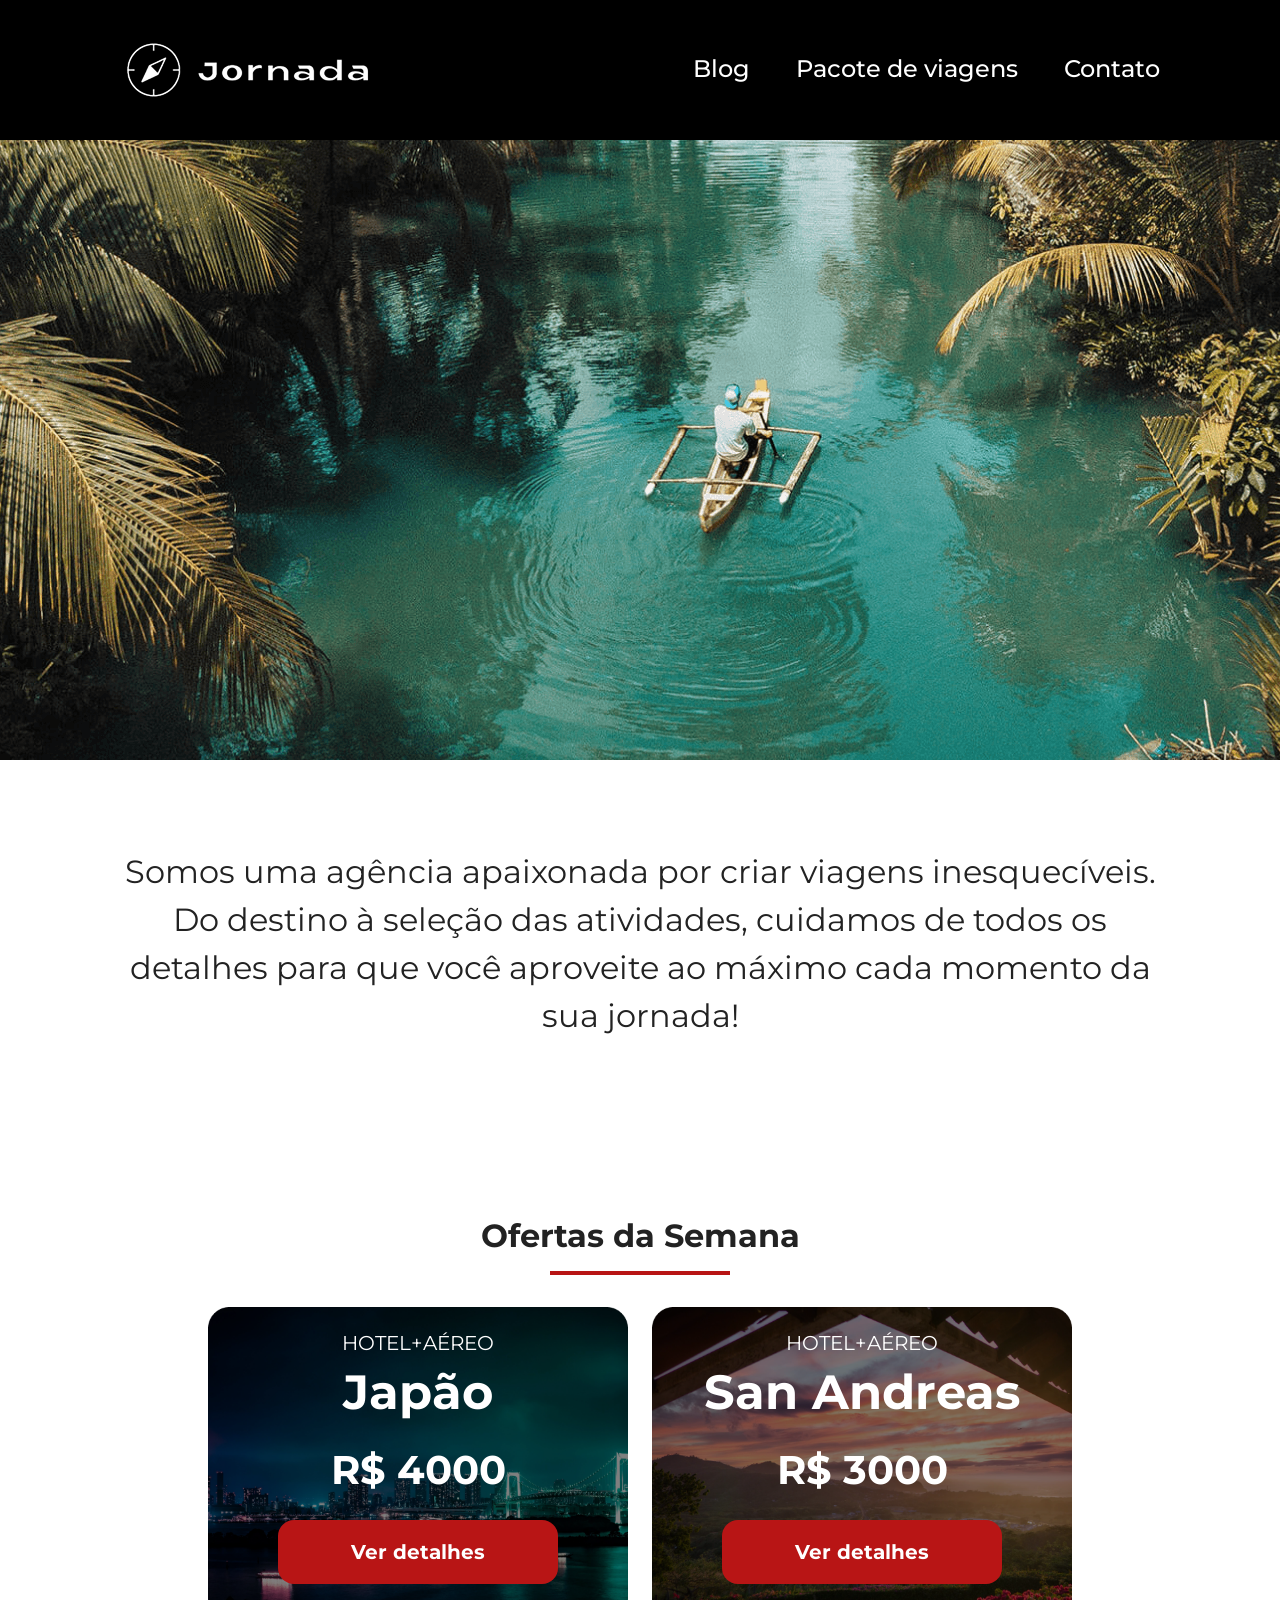
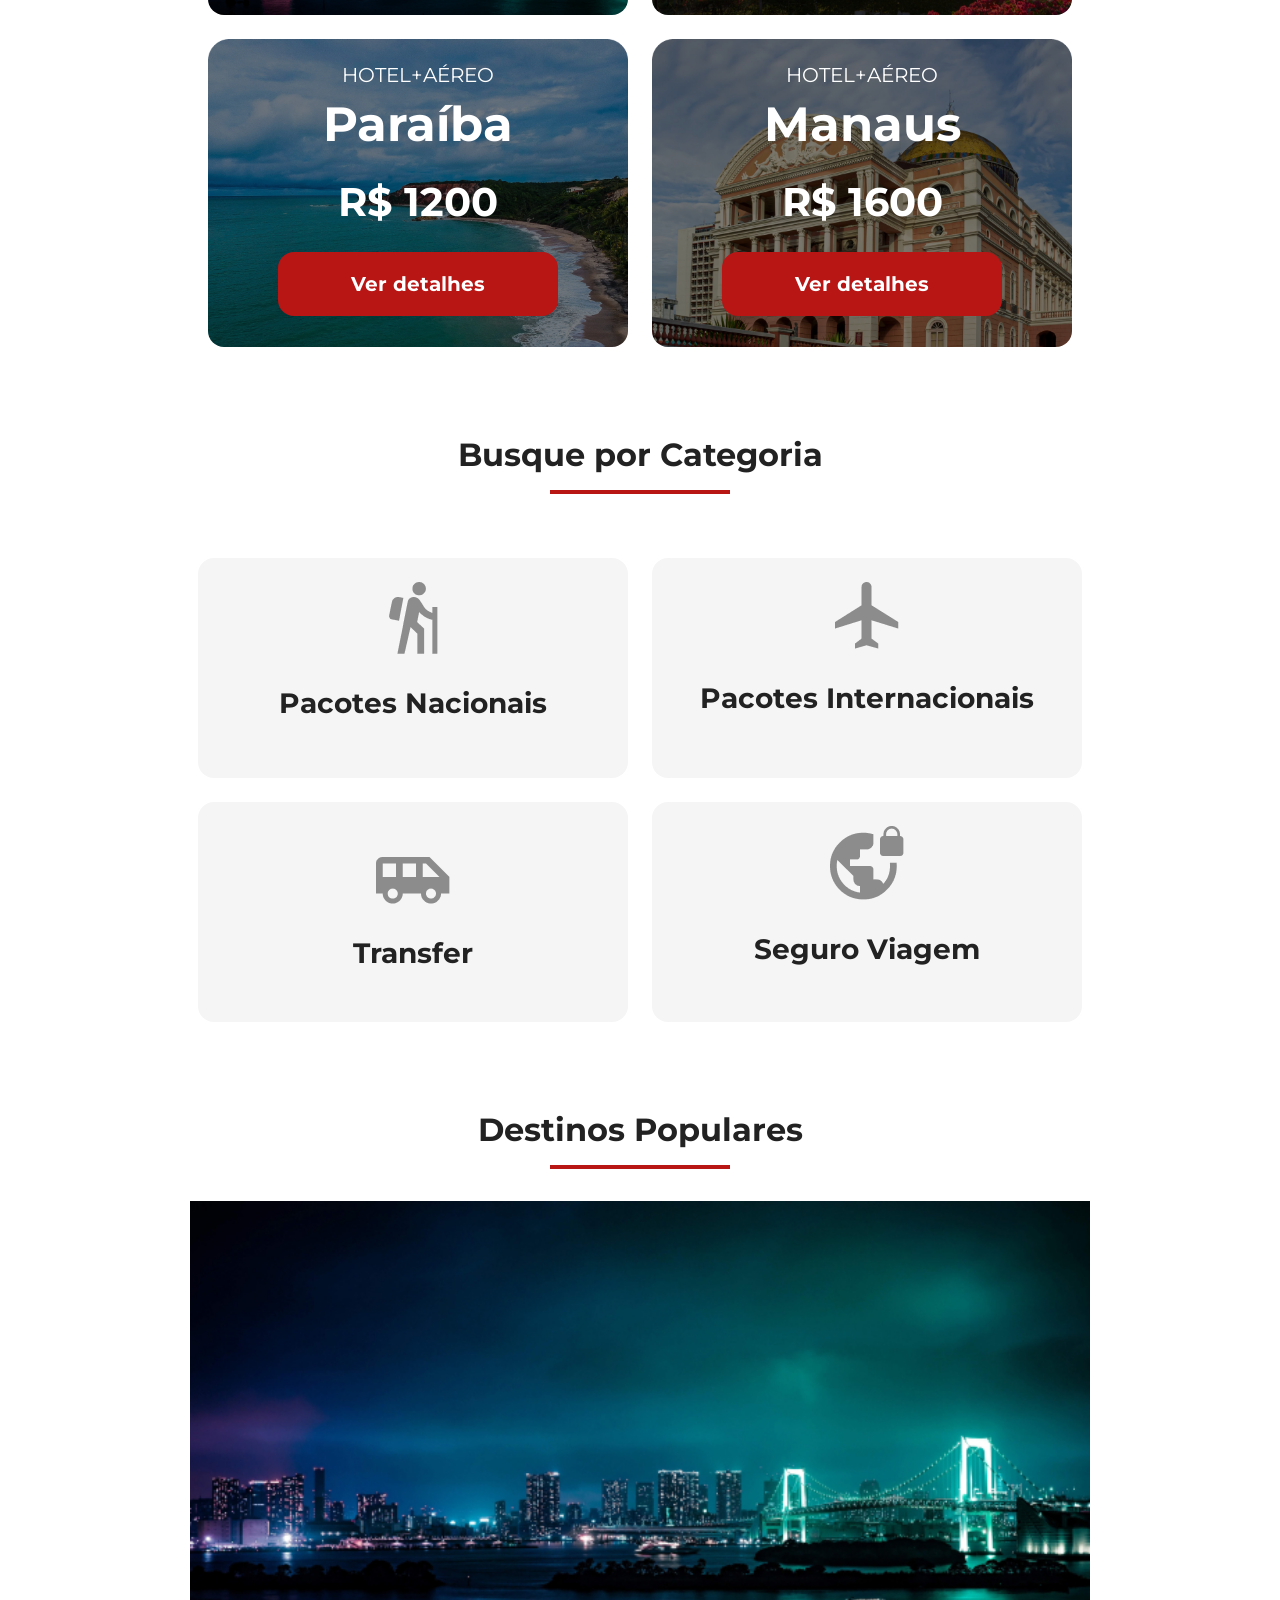
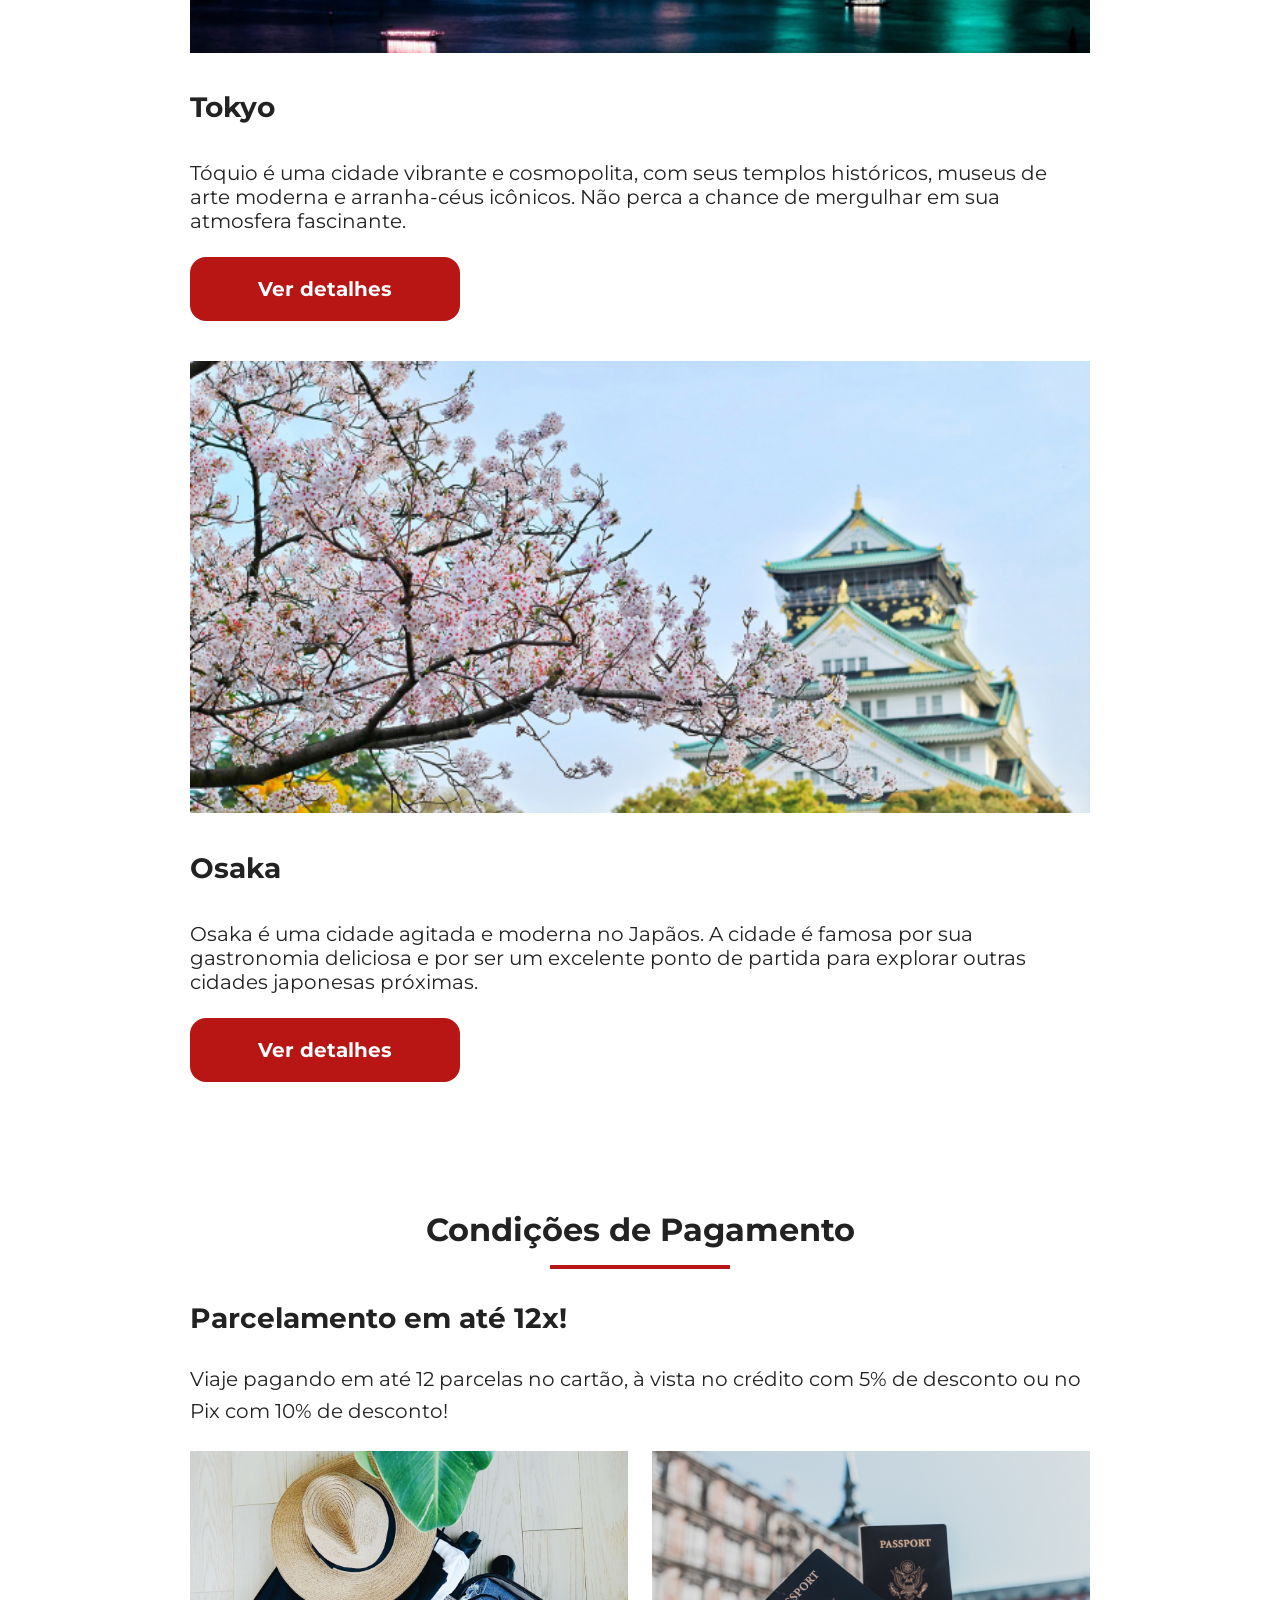
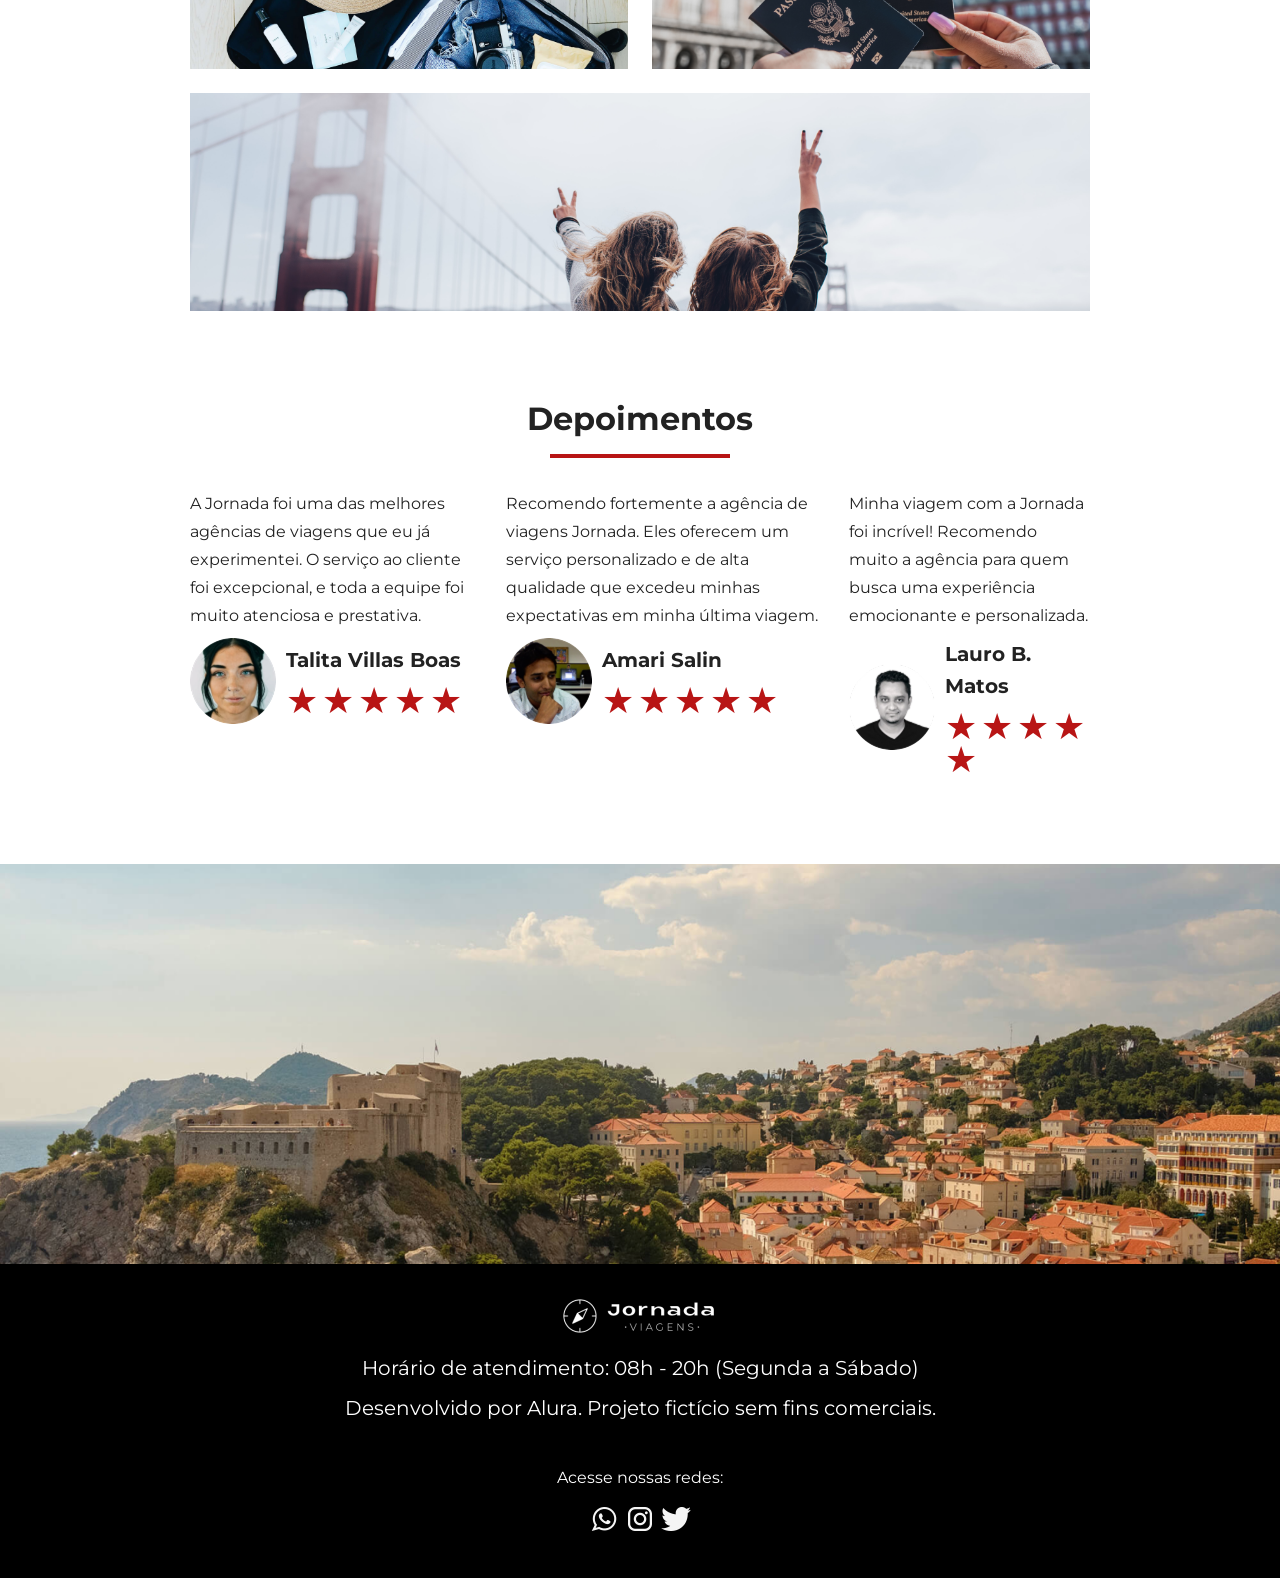
<file: index.html>
<!doctype html>
<html lang="pt/br">
  <head>
    <meta charset="UTF-8" />
    <meta name="viewport" content="width=device-width, initial-scale=1.0" />
    <meta name="descripion" content="Jornada Viagens, uma agência apaixonada por criar viagens inesquecíveis.">

    <meta name="og:title" content="Jornada Viagens">
    <meta name="og:descripion" content="Jornada Viagens, uma agência apaixonada por criar viagens inesquecíveis.">
    <meta name="og:image" content="url do site/caminho da imagem">
    <meta name="og:type" content="website">
    <meta name="og:url" content="url do site">

    <link rel="stylesheet" href="css/style.css" />
    <link rel="shortcut icon" href="favicon-branco.svg" type="image/x-icon">
    
    <title>Jornada Viagens</title>
  </head>
  <body>
    <header class="header">
      <a class="logo" href="index.html">
        <img src="img/bussola-jornada-branca.png" class="img-mobile" alt="bussola da logo jornada viagens branca">
        <img class="img-desktop" src="img/logo-titulo-preto.png" alt="Logo jornada viagens branca">
      </a>
      <div class="navigation-menu">
        <label for="menu">
          <img src="img/menu-hamburguer.png" alt="Menu hamburguer">
        </label>
        <input type="checkbox" name="userMenu" id="menu" alt="menu" hidden>
        <nav>
          <ul class="list-links">
            <li><a href="blog.html" title="Acessar blog"  target="_blank">Blog</a></li>
            <li><a href="pacotes.html" title="Acessar Pacotes de viagem" target="_blank">Pacote de viagens</a></li>
            <li><a href="contato.html" title="Acessar Contato" target="_blank">Contato</a></li>
          </ul>
        </nav>
      </div>
    </header>
    <section class="hero">
      <div class="hero-img"></div>
      <h2>Somos uma agência apaixonada por criar viagens inesquecíveis. Do destino à seleção das atividades, cuidamos de todos os detalhes para que você aproveite ao máximo cada momento da sua jornada!</h2>
    </section>
    <section class="offers">
      <div class="section-title">
        <h2>Ofertas da Semana</h2>
        <hr>
      </div>
      <div class="offers-cards">
        <article class="card japao">
          <header>
            <p>HOTEL+AÉREO</p>
            <h3>Japão <br><span>R$ 4000</span></h3>
          </header>
          <footer>
            <a href="#" class="button">Ver detalhes</a>
          </footer>
        </article>
        <article class="card andreas">
          <header>
            <p>HOTEL+AÉREO</p>
            <h3>San Andreas <br><span>R$ 3000</span></h3>
          </header>
          <footer>
            <a href="#" class="button">Ver detalhes</a>
          </footer>
        </article>
        <article class="card paraiba">
          <header>
            <p>HOTEL+AÉREO</p>
            <h3>Paraíba <br><span>R$ 1200</span></h3>
          </header>
          <footer>
            <a href="#" class="button">Ver detalhes</a>
          </footer>
        </article>
        <article class="card manaus">
          <header>
            <p>HOTEL+AÉREO</p>
            <h3>Manaus <br><span>R$ 1600</span></h3>
          </header>
          <footer>
            <a href="#" class="button">Ver detalhes</a>
          </footer>
        </article>
      </div>
    </section>
    <section class="category">
      <div class="section-title">
        <h2 class="title-category">Busque por Categoria</h2>
        <hr/>
      </div>
      <div class="category-cards">
        <a href="#" class="card" target="_blank" title="Busque pela categorias nacioanis">
            <img src="img/icon-nacional.png" alt="icone dos pacotes nacionais">
            <h3>Pacotes Nacionais</h3>
        </a>
        <a href="#" class="card" target="_blank" title="Busque pela categorias Internacionais">
            <img src="img/icon-internacional.png" alt="icone dos pacotes Internacionais">
            <h3>Pacotes Internacionais</h3>
        </a>
        <a href="#" class="card single-line transfer" target="_blank" title="Busque pela categorias transferencias">
            <img src="img/icon-transfer.png" alt="icone dos Transfer">
            <h3>Transfer</h3>
        </a>
        <a href="#" class="card single-line" target="_blank" title="Busque pela categorias de seguro de viagem">
            <img src="img/icon-viagem.png" alt="icone de seguro de viagem">
            <h3>Seguro Viagem</h3>
        </a>
      </div>
    </section>
    <section class="destination">
      <div class="section-title">
        <h2>Destinos Populares</h2>
        <hr/>
      </div>
      <div class="destination-items">
        <article class="item">
          <header>
            <div class="img-item tokyo"></div>
            <h4>Tokyo</h4>
          </header>
          <p>Tóquio é uma cidade vibrante e cosmopolita, com seus templos históricos, museus de arte moderna e arranha-céus icônicos. Não perca a chance de mergulhar em sua atmosfera fascinante.</p>
          <footer>
            <a href="#" class="button" target="_blank" title="Veja mais detalhes do destino tokyo">Ver detalhes</a>
          </footer>
        </article>
         <article class="item">
          <header>
            <div class="img-item osaka"></div>
            <h4>Osaka</h4>
          </header>
          <p>Osaka é uma cidade agitada e moderna no Japãos. A cidade é famosa por sua gastronomia deliciosa e por ser um excelente ponto de partida para explorar outras cidades japonesas próximas.</p>
          <footer>
            <a href="#" class="button" target="_blank" title="Veja mais detalhes do destino osaka">Ver detalhes</a>
          </footer>
        </article>
      </div>
    </section>
    <section class="payments">
      <div class="section-title">
        <h2>Condições de Pagamento</h2>
        <hr/>
      </div>
      <div class="content-container">
          <div class="text-content">
            <h3 class="content-title">Parcelamento em até 12x!</h3>
            <p class="content-text">Viaje pagando em até 12 parcelas no cartão, à vista no crédito com 5% de desconto ou no Pix com 10% de desconto! </p>
          </div>
          <div class="img-galery">
            <div class="imagem frist"></div>
            <div class="imagem second"></div>
            <div class="imagem thirdy colspan-2"></div>
          </div>
      </div>
    </section>
    <section class="tesimonil">
      <div class="section-title">
        <h2>Depoimentos</h2>
        <hr/>
      </div>
      <div class="testimonial-container">
        <article>
          <header>
            <p>A Jornada foi uma das melhores agências de viagens que eu já experimentei. O serviço ao cliente foi excepcional, e toda a equipe foi muito atenciosa e prestativa.</p>
          </header>
          <footer>
            <img src="img/avatar-talita.png" alt="imagem de perfil da cliente Talita Villas Boas">
            <div class="profile-content">
              <h4>Talita Villas Boas</h4>
              <div class="rating">
                <span class="star">&#9733</span>
                <span class="star">&#9733</span>
                <span class="star">&#9733</span>
                <span class="star">&#9733</span>
                <span class="star">&#9733</span>
              </div>
            </div>
          </footer>
        </article>
        <article> 
          <header>
            <p>Recomendo fortemente a agência de viagens Jornada. Eles oferecem um serviço personalizado e de alta qualidade que excedeu minhas expectativas em minha última viagem.</p>
          </header>
          <footer>
            <img src="img/avatar-amarin.png" alt="imagem de perfil da cliente Amari Salin">
            <div class="profile-content">
              <h4>Amari Salin</h4>
              <div class="rating">
                <span class="star">&#9733</span>
                <span class="star">&#9733</span>
                <span class="star">&#9733</span>
                <span class="star">&#9733</span>
                <span class="star">&#9733</span>
              </div>
            </div>
          </footer>
        </article>
        <article> 
          <header>
            <p>Minha viagem com a Jornada foi incrível! Recomendo muito a agência para quem busca uma experiência emocionante e personalizada.</p>
          </header>
          <footer>
            <img src="img/avatar-lauro.png" alt="imagem de perfil da cliente Lauro B. Matos">
            <div class="profile-content">
              <h4>Lauro B. Matos</h4>
              <div class="rating">
                <span class="star">&#9733</span>
                <span class="star">&#9733</span>
                <span class="star">&#9733</span>
                <span class="star">&#9733</span>
                <span class="star">&#9733</span>
              </div>
            </div>
          </footer>
        </article>
      </div>
    </section>
    <section class="bottom-hero"></section>
  </body>
  <footer class="footer">
    <div>
      <img src="img/footer-logo.png" alt="Logo do site no footer" class="footer-logo">
      <p>Horário de atendimento: 08h - 20h (Segunda a Sábado)</p>
      <p>Desenvolvido por Alura. Projeto fictício sem fins comerciais.</p>
    </div>
    <div class="footer-redes">
      <p>Acesse nossas redes:</p>
      <div>
        <a href="#" target="_blank" title="Entre em contato via whaszapp"><img src="img/footer-icon-whatszap.png" alt="logo do whaszapp da cor branca" class="img-whatszap"></a>
        <a href="#" target="_blank" title="Acesse o instagram do Jornadas viagens"><img src="img/footer-icon-instagram.png" alt="logo do instagram da cor branca" class="img-insta"></a>
        <a href="#" target="_blank" title="Acesse o twitter do Jornadas viagens"><img src="img/footer-icon-twitter.png" alt="logo do twitter da cor branca" class="img-twitter"></a>
      </div>
    </div>
  </footer>
</html>
</file>
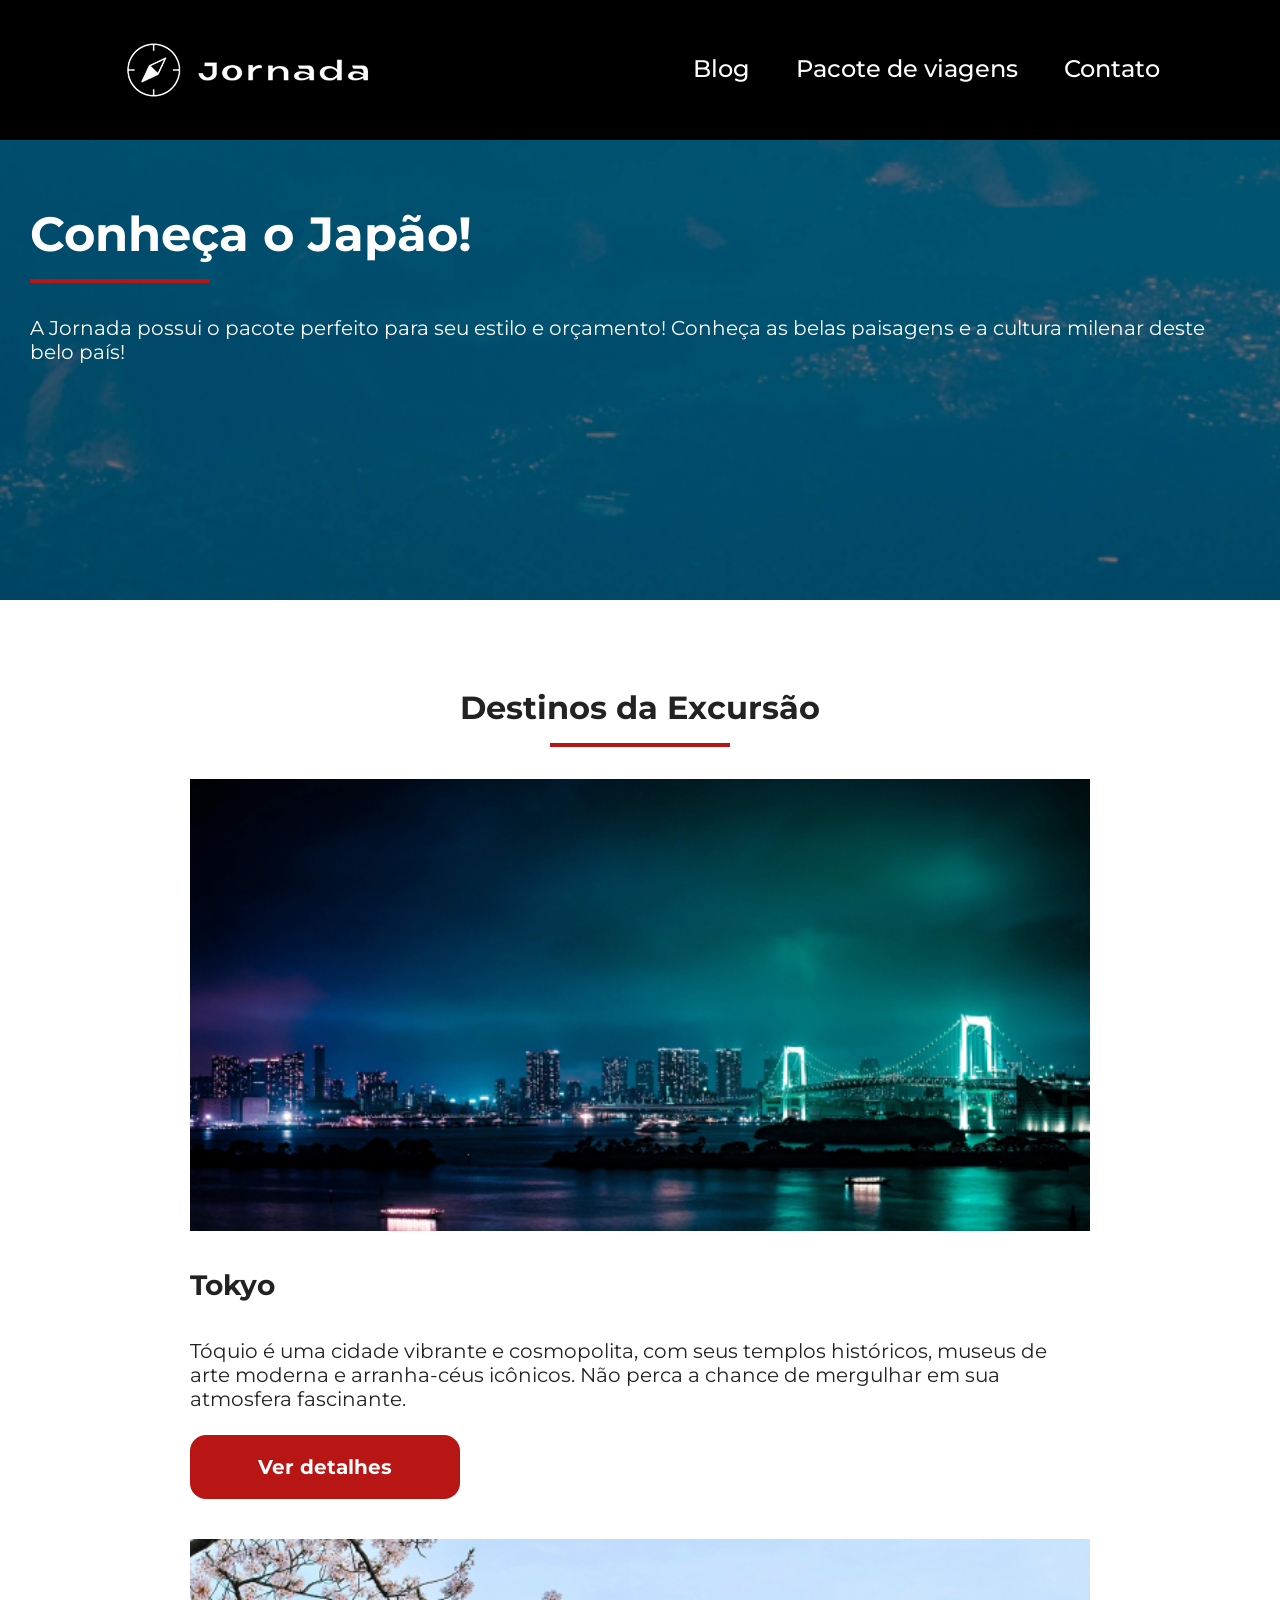
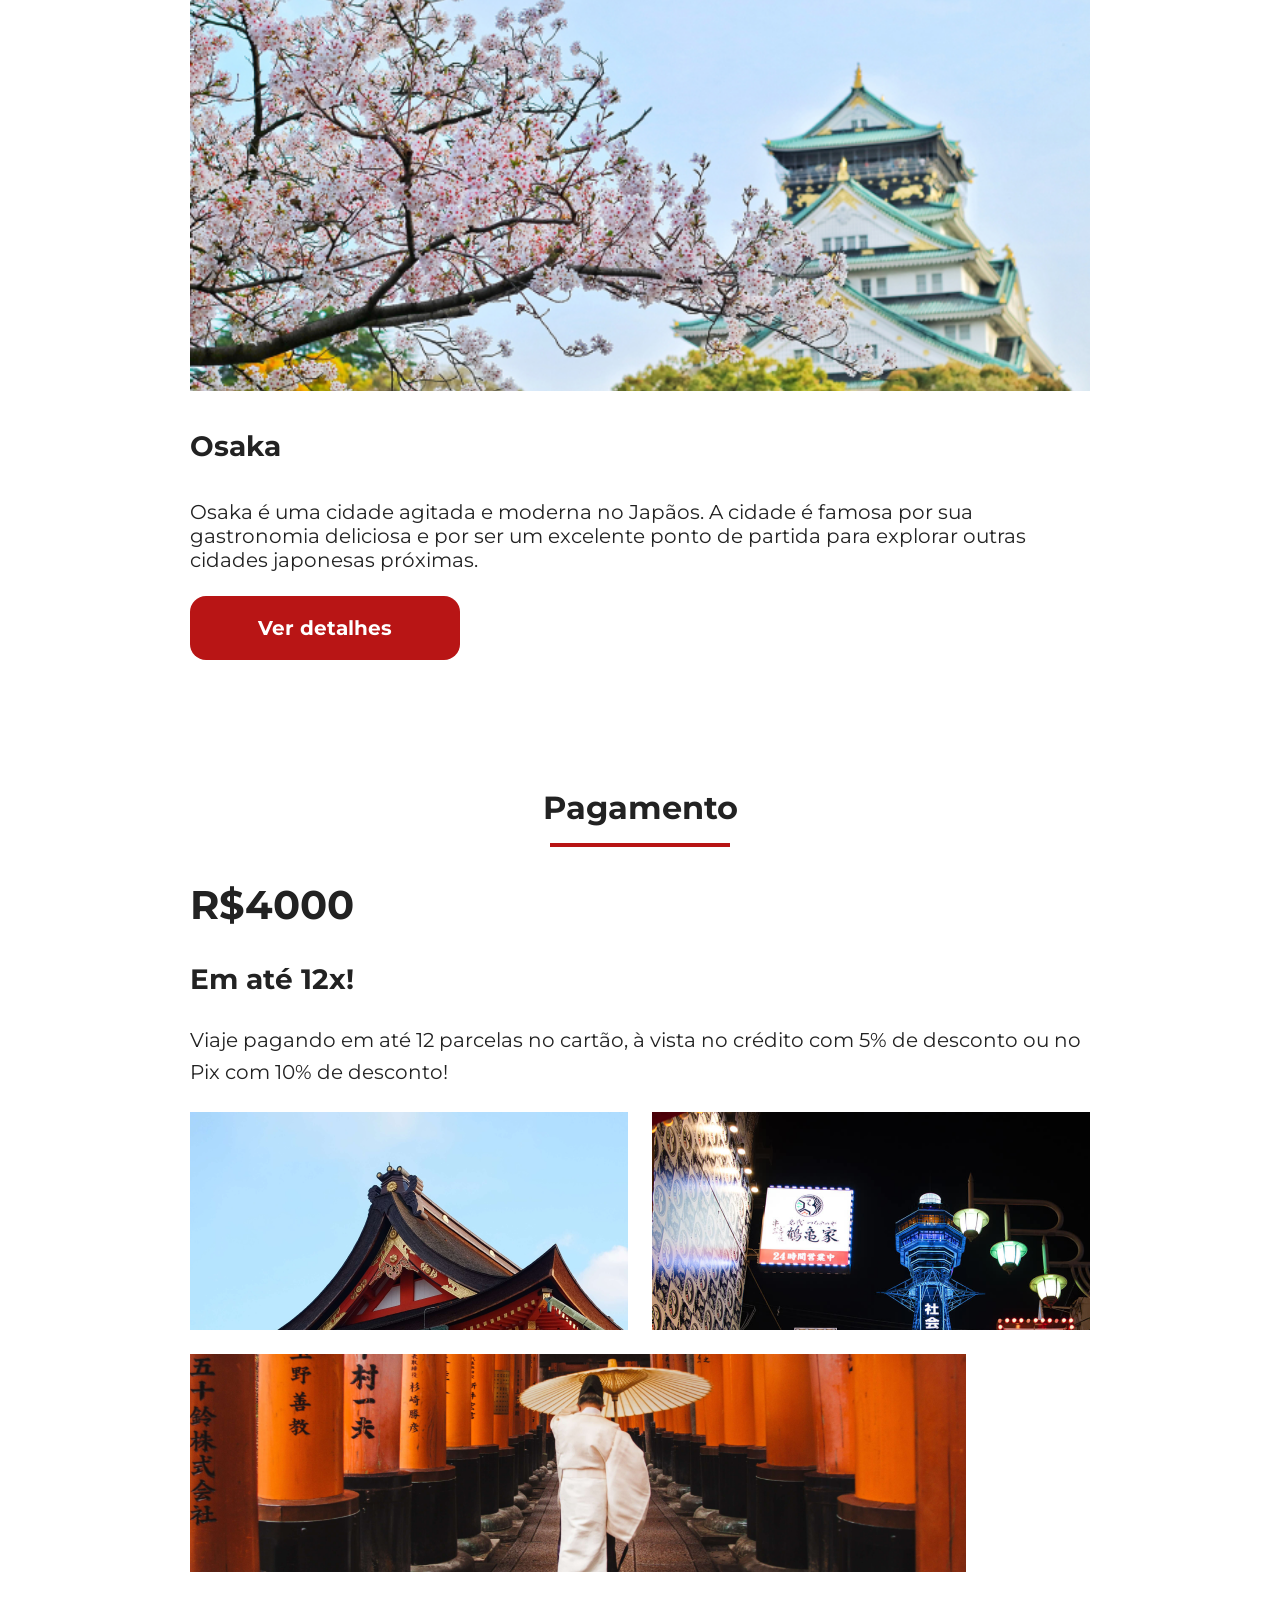
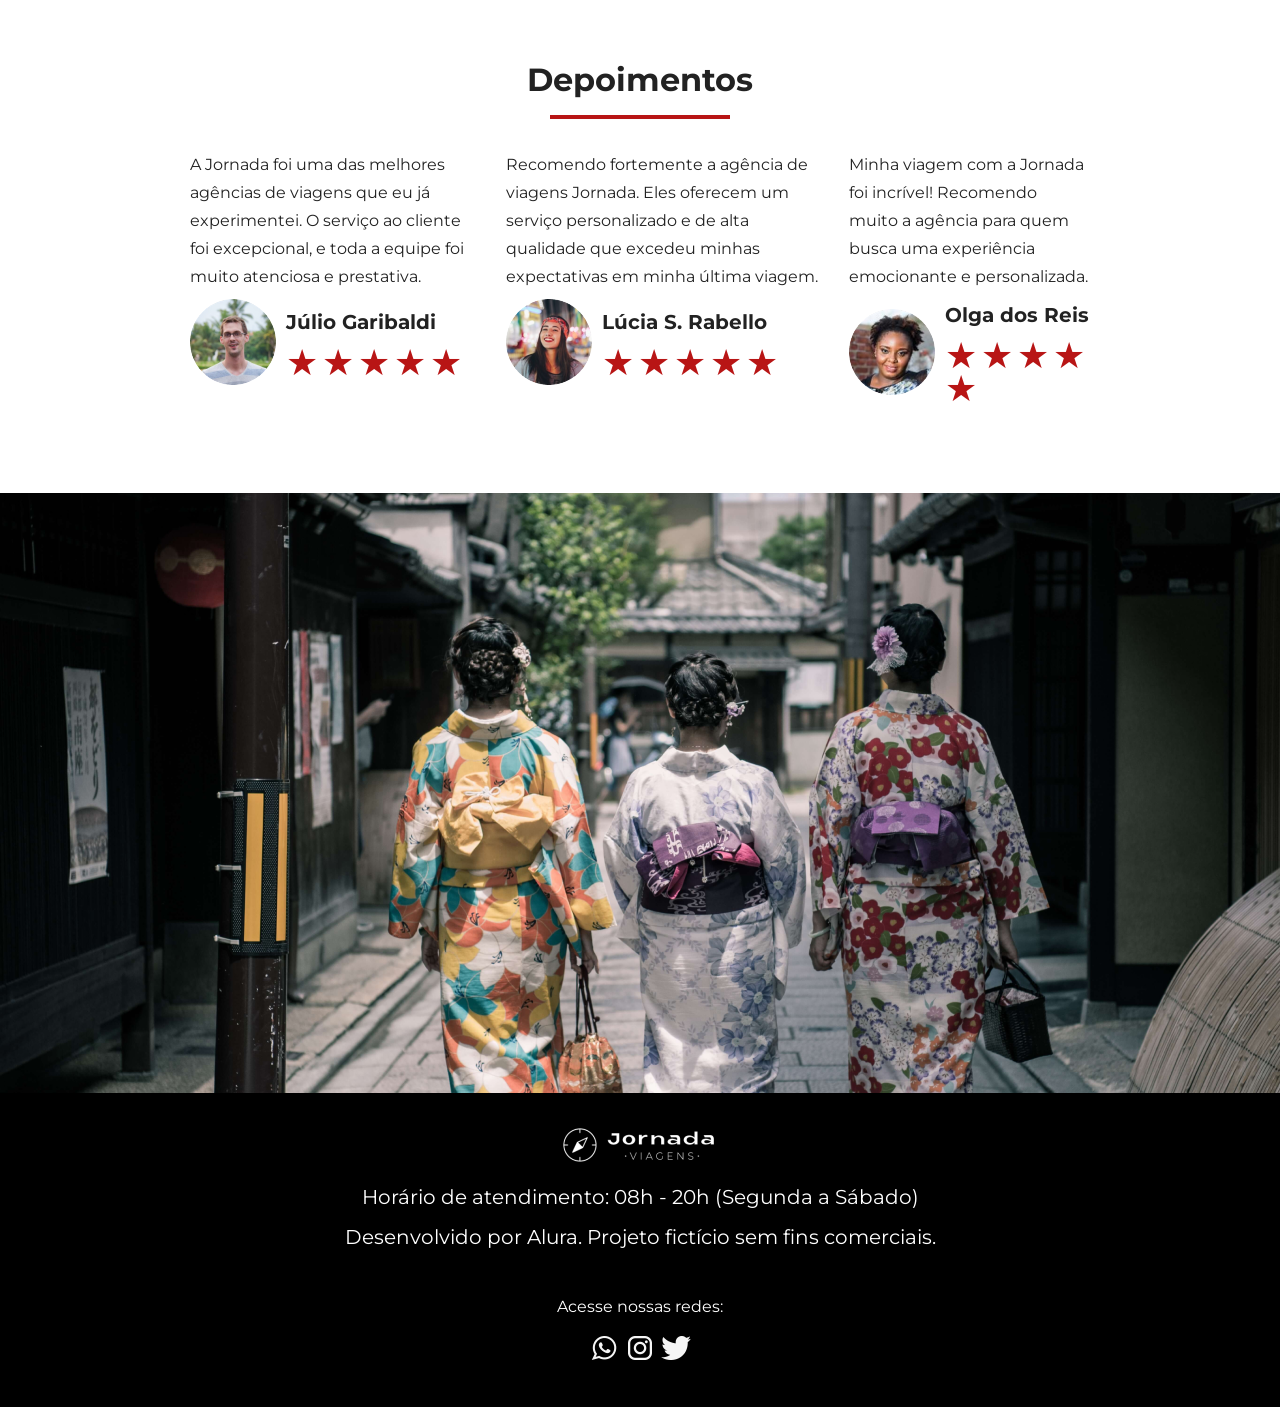
<file: destino.html>
<!DOCTYPE html>
<html lang=pt/br>
<head>
    <meta charset="UTF-8" />
    <meta name="viewport" content="width=device-width, initial-scale=1.0" />
    <meta name="descripion" content="Jornada Viagens, uma agência apaixonada por criar viagens inesquecíveis.">

    <meta name="og:title" content="Jornada Viagens">
    <meta name="og:descripion" content="Jornada Viagens, uma agência apaixonada por criar viagens inesquecíveis.">
    <meta name="og:image" content="url do site/caminho da imagem">
    <meta name="og:type" content="website">
    <meta name="og:url" content="url do site">

    <link rel="stylesheet" href="css/style.css" />
    <link rel="shortcut icon" href="favicon-branco.svg" type="image/x-icon">
    <title>Destino</title>
</head>
<body class="body-new">
    <header class="header">
      <a class="logo" href="index.html">
        <img src="img/bussola-jornada-branca.png" class="img-mobile" alt="bussola da logo jornada viagens branca">
        <img class="img-desktop" src="img/logo-titulo-preto.png" alt="Logo jornada viagens branca">
      </a>
      <div class="navigation-menu">
        <label for="menu">
          <img src="img/menu-hamburguer.png" alt="Menu hamburguer">
        </label>
        <input type="checkbox" name="userMenu" id="menu" alt="menu" hidden>
        <nav>
          <ul class="list-links">
            <li><a href="blog.html" title="Acessar blog"  target="_blank">Blog</a></li>
            <li><a href="pacotes.html" title="Acessar Pacotes de viagem" target="_blank">Pacote de viagens</a></li>
            <li><a href="contato.html" title="Acessar Contato" target="_blank">Contato</a></li>
          </ul>
        </nav>
      </div>
    </header>

    <section class="hero-destino">
        <div class="section-title-outros ">
            <h2>Conheça o Japão!</h2>
            <hr>
            <p>A Jornada possui o pacote perfeito para seu estilo e orçamento! Conheça as belas paisagens e a cultura milenar deste belo país!</p>
        </div>
    </section>

    <section class="destination">
      <div class="section-title">
        <h2>Destinos da Excursão</h2>
        <hr/>
      </div>
      <div class="destination-items">
        <article class="item">
          <header>
            <div class="img-item tokyo"></div>
            <h4>Tokyo</h4>
          </header>
          <p>Tóquio é uma cidade vibrante e cosmopolita, com seus templos históricos, museus de arte moderna e arranha-céus icônicos. Não perca a chance de mergulhar em sua atmosfera fascinante.</p>
          <footer>
            <a href="#" class="button" target="_blank" title="Veja mais detalhes do destino tokyo">Ver detalhes</a>
          </footer>
        </article>
         <article class="item">
          <header>
            <div class="img-item osaka"></div>
            <h4>Osaka</h4>
          </header>
          <p>Osaka é uma cidade agitada e moderna no Japãos. A cidade é famosa por sua gastronomia deliciosa e por ser um excelente ponto de partida para explorar outras cidades japonesas próximas.</p>
          <footer>
            <a href="#" class="button" target="_blank" title="Veja mais detalhes do destino osaka">Ver detalhes</a>
          </footer>
        </article>
      </div>
    </section>

    <section class="payments">
      <div class="section-title">
        <h2>Pagamento</h2>
        <hr/>
      </div>
      <div class="content-container">
          <div class="text-content">
            <h2 class="content-title">R$4000</h2>
            <h3 class="content-title">Em até 12x!</h3>
            <p class="content-text">Viaje pagando em até 12 parcelas no cartão, à vista no crédito com 5% de desconto ou no Pix com 10% de desconto! </p>
          </div>
          <div class="img-galery">
            <div class="imagem frist-destinjapao"></div>
            <div class="imagem second-destinjapao"></div>
            <div class="imagem thirdy-destinjapao colspan-2"></div>
          </div>
      </div>
    </section>

    <section class="tesimonil">
      <div class="section-title">
        <h2>Depoimentos</h2>
        <hr/>
      </div>
      <div class="testimonial-container">
        <article>
          <header>
            <p>A Jornada foi uma das melhores agências de viagens que eu já experimentei. O serviço ao cliente foi excepcional, e toda a equipe foi muito atenciosa e prestativa.</p>
          </header>
          <footer>
            <img src="img/avatar-julio.png" alt="imagem de perfil da cliente Júlio Garibaldi">
            <div class="profile-content">
              <h4>Júlio Garibaldi</h4>
              <div class="rating">
                <span class="star">&#9733</span>
                <span class="star">&#9733</span>
                <span class="star">&#9733</span>
                <span class="star">&#9733</span>
                <span class="star">&#9733</span>
              </div>
            </div>
          </footer>
        </article>
        <article> 
          <header>
            <p>Recomendo fortemente a agência de viagens Jornada. Eles oferecem um serviço personalizado e de alta qualidade que excedeu minhas expectativas em minha última viagem.</p>
          </header>
          <footer>
            <img src="img/avatar-lucia.png" alt="imagem de perfil da cliente Lúcia S. Rabello">
            <div class="profile-content">
              <h4>Lúcia S. Rabello</h4>
              <div class="rating">
                <span class="star">&#9733</span>
                <span class="star">&#9733</span>
                <span class="star">&#9733</span>
                <span class="star">&#9733</span>
                <span class="star">&#9733</span>
              </div>
            </div>
          </footer>
        </article>
        <article> 
          <header>
            <p>Minha viagem com a Jornada foi incrível! Recomendo muito a agência para quem busca uma experiência emocionante e personalizada.</p>
          </header>
          <footer>
            <img src="img/avatar-olga.png" alt="imagem de perfil da cliente Lauro B. Matos">
            <div class="profile-content">
              <h4>Olga dos Reis</h4>
              <div class="rating">
                <span class="star">&#9733</span>
                <span class="star">&#9733</span>
                <span class="star">&#9733</span>
                <span class="star">&#9733</span>
                <span class="star">&#9733</span>
              </div>
            </div>
          </footer>
        </article>
      </div>
    </section>

     <section class="bottom-hero-destino"></section>
</body>

<footer class="footer">
    <div>
      <img src="img/footer-logo.png" alt="Logo do site no footer" class="footer-logo">
      <p>Horário de atendimento: 08h - 20h (Segunda a Sábado)</p>
      <p>Desenvolvido por Alura. Projeto fictício sem fins comerciais.</p>
    </div>
    <div class="footer-redes">
      <p>Acesse nossas redes:</p>
      <div>
        <a href="#" target="_blank" title="Entre em contato via whaszapp"><img src="img/footer-icon-whatszap.png" alt="logo do whaszapp da cor branca" class="img-whatszap"></a>
        <a href="#" target="_blank" title="Acesse o instagram do Jornadas viagens"><img src="img/footer-icon-instagram.png" alt="logo do instagram da cor branca" class="img-insta"></a>
        <a href="#" target="_blank" title="Acesse o twitter do Jornadas viagens"><img src="img/footer-icon-twitter.png" alt="logo do twitter da cor branca" class="img-twitter"></a>
      </div>
    </div>
  </footer>
</html>
</file>
<file: css/style.css>
@import url(header.css);
@import url(global.css);
@import url(hero.css);
@import url(offers.css);
@import url(category.css);
@import url(destination.css);
@import url(payments.css);
@import url(testimonial.css);
@import url(footer.css);
@import url(destino.css);
</file>
